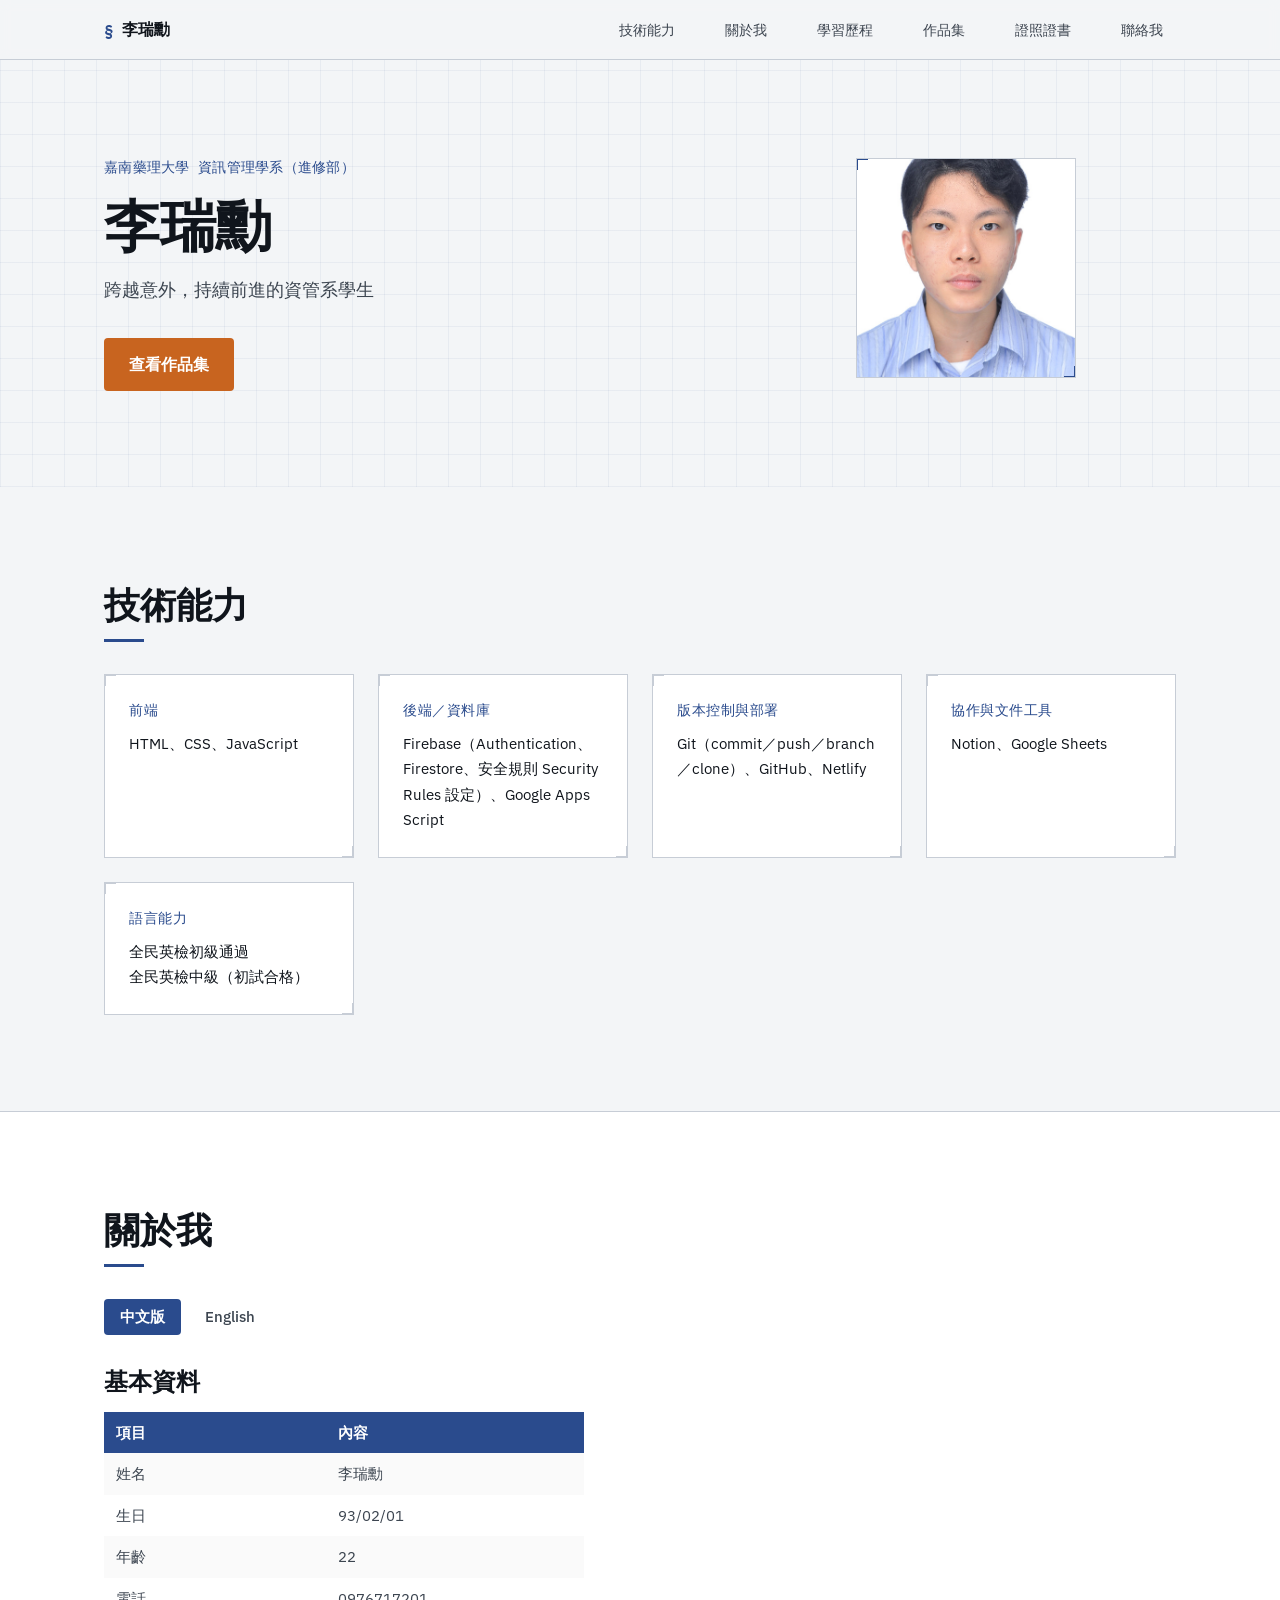
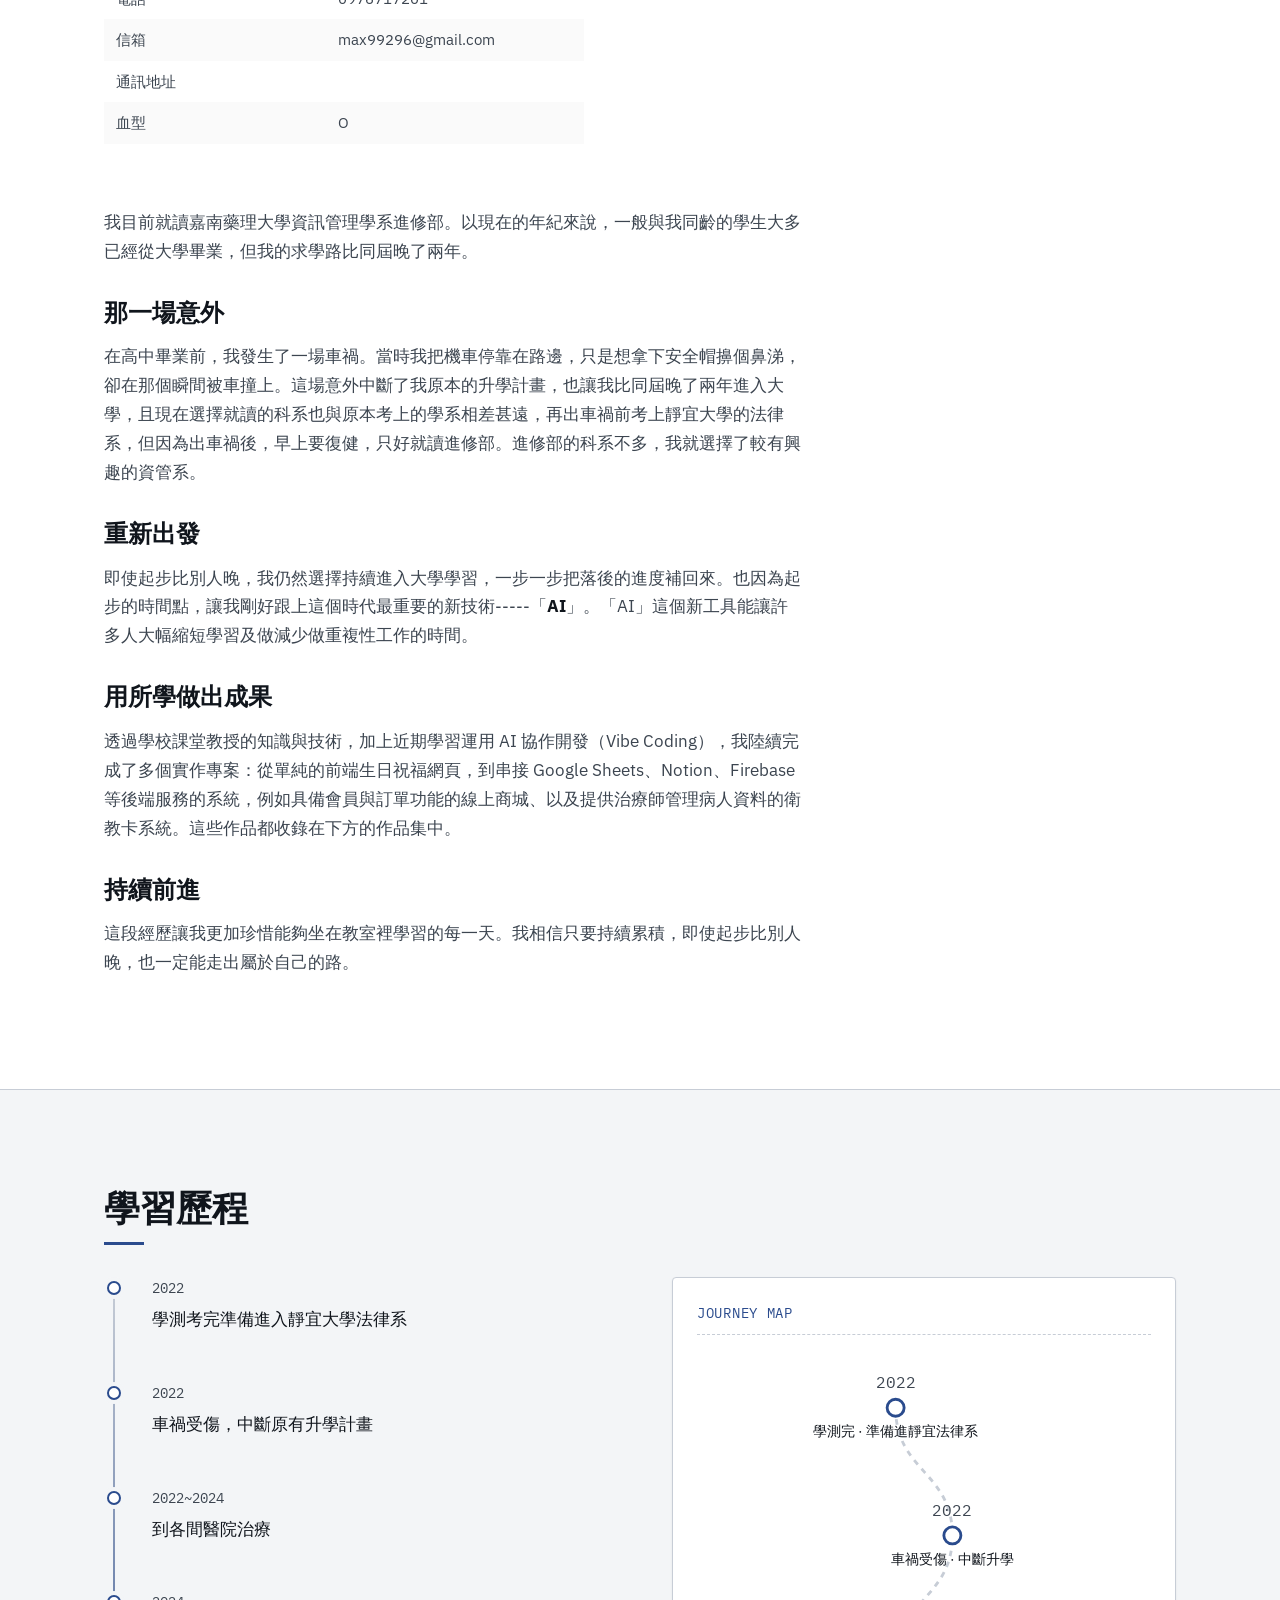
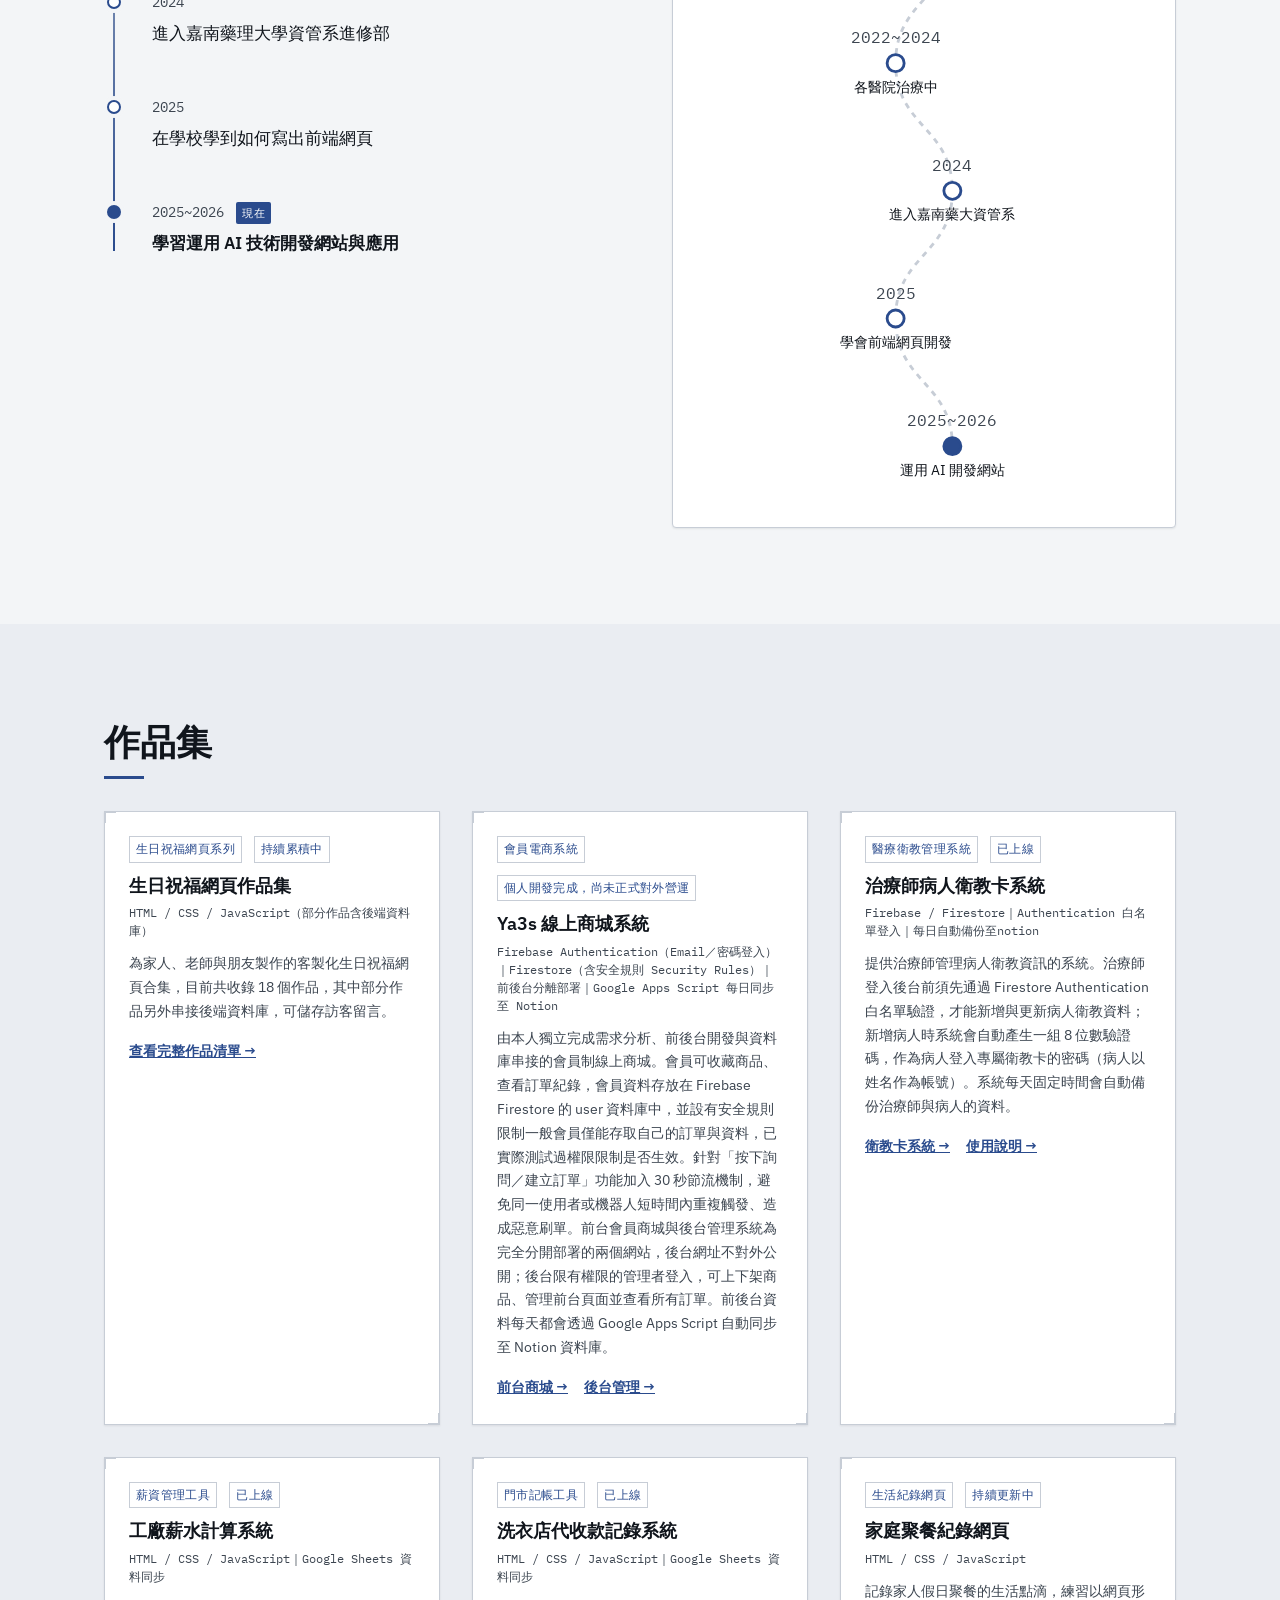
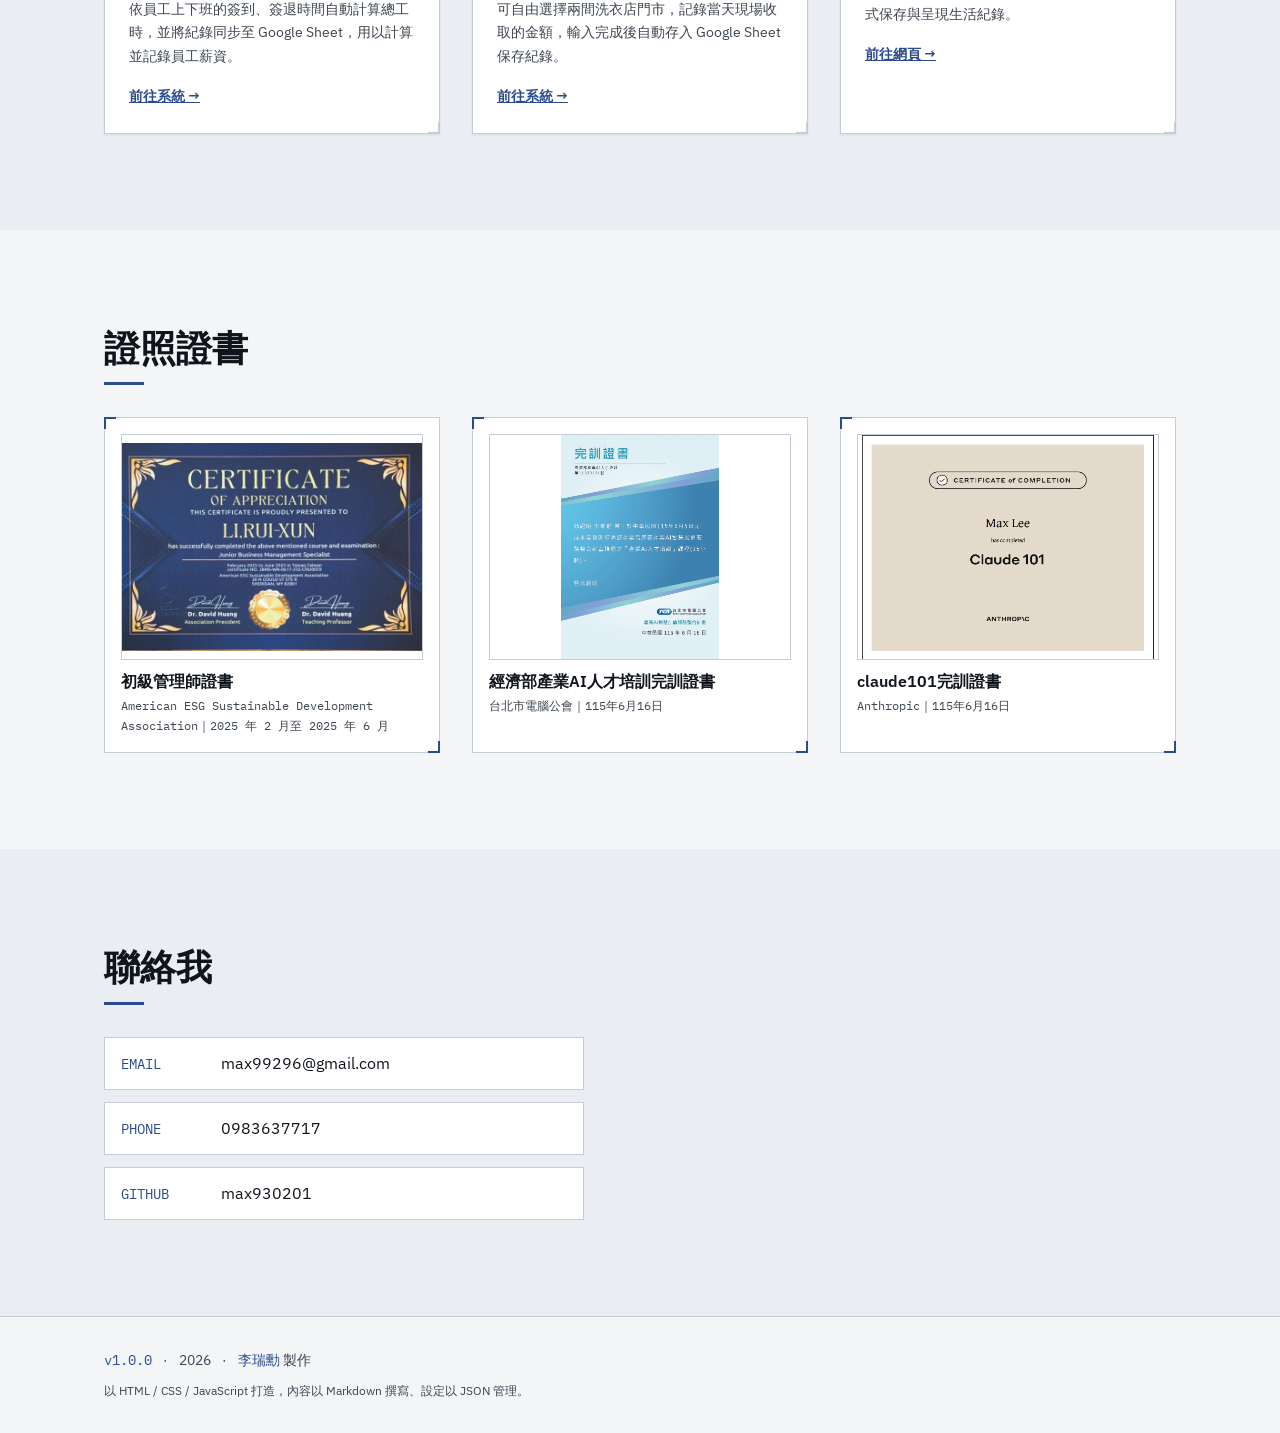
<file: index.html>
<!doctype html>
<html lang="zh-Hant">
<head>
  <meta charset="UTF-8" />
  <meta name="viewport" content="width=device-width, initial-scale=1.0" />
  <title>個人履歷網站</title>
  <meta name="description" content="資訊管理系學生的學習歷程與作品集" />

  <link rel="preconnect" href="https://fonts.googleapis.com" />
  <link rel="preconnect" href="https://fonts.gstatic.com" crossorigin />
  <link
    href="https://fonts.googleapis.com/css2?family=IBM+Plex+Mono:wght@400;500;600&family=IBM+Plex+Sans:wght@400;500;600;700&display=swap"
    rel="stylesheet"
  />

  <link rel="stylesheet" href="css/tokens.css" />
  <link rel="stylesheet" href="css/base.css" />
  <link rel="stylesheet" href="css/layout.css" />
  <link rel="stylesheet" href="css/header.css" />
  <link rel="stylesheet" href="css/hero.css" />
  <link rel="stylesheet" href="css/skills.css" />
  <link rel="stylesheet" href="css/about.css" />
  <link rel="stylesheet" href="css/milestones.css" />
  <link rel="stylesheet" href="css/projects.css" />
  <link rel="stylesheet" href="css/contact.css" />
  <link rel="stylesheet" href="css/certificates.css" />
  <link rel="stylesheet" href="css/footer.css" />
  <link rel="stylesheet" href="css/responsive.css" />
</head>
<body>
  <a class="skip-link" href="#main-content">跳至主要內容</a>

  <header id="site-header" class="site-header"></header>

  <main id="main-content">
    <section id="hero" class="hero" aria-labelledby="hero-name">
      <div class="container hero-grid">
        <div class="hero-text">
          <p class="hero-meta" id="hero-role">載入中…</p>
          <h1 id="hero-name" class="hero-title">載入中…</h1>
          <p class="hero-tagline" id="hero-tagline"></p>
          <a class="btn btn-primary" href="#projects">查看作品集</a>
        </div>
        <div class="hero-photo">
          <div class="photo-frame corner-marks corner-marks--accent" id="photo-frame">
            <img id="profile-photo" alt="個人照片" />
          </div>
          <p class="photo-caption"></p>
        </div>
      </div>
    </section>

    <section id="skills" class="skills" aria-labelledby="skills-heading">
      <div class="container">
        <h2 id="skills-heading" class="section-title">技術能力</h2>
        <div id="skills-grid" class="skills-grid"></div>
      </div>
    </section>

    <section id="about" class="about" aria-labelledby="about-heading">
      <div class="container">
        <h2 id="about-heading" class="section-title">關於我</h2>
        <div class="about-lang-tabs">
          <button id="about-tab-zh" class="about-tab is-active" type="button" aria-controls="about-content-zh">中文版</button>
          <button id="about-tab-en" class="about-tab" type="button" aria-controls="about-content-en">English</button>
        </div>
        <div id="about-content-zh" class="about-content prose is-active" role="tabpanel" aria-labelledby="about-tab-zh">載入中…</div>
        <div id="about-content-en" class="about-content prose" role="tabpanel" aria-labelledby="about-tab-en" lang="en" hidden>載入中…</div>
      </div>
    </section>

    <section id="milestones" class="milestones" aria-labelledby="milestones-heading">
      <div class="container">
        <h2 id="milestones-heading" class="section-title">學習歷程</h2>
        <div class="milestones-layout">
          <ol id="milestones-list" class="milestones-timeline"></ol>
          <div id="milestones-map" class="milestones-map" aria-hidden="true"></div>
        </div>
      </div>
    </section>

    <section id="projects" class="projects" aria-labelledby="projects-heading">
      <div class="container">
        <h2 id="projects-heading" class="section-title">作品集</h2>
        <div id="projects-list" class="projects-list"></div>
      </div>
    </section>

    <section id="certificates" class="certificates" aria-labelledby="certificates-heading">
      <div class="container">
        <h2 id="certificates-heading" class="section-title">證照證書</h2>
        <div id="certificates-list" class="certificates-list"></div>
      </div>
    </section>

    <section id="contact" class="contact" aria-labelledby="contact-heading">
      <div class="container">
        <h2 id="contact-heading" class="section-title">聯絡我</h2>
        <ul id="contact-list" class="contact-list"></ul>
      </div>
    </section>
  </main>

  <footer id="site-footer" class="site-footer"></footer>

  <script src="js/markdown-lite.js"></script>
  <script src="js/load-components.js"></script>
  <script src="js/load-data.js"></script>
  <script src="js/shared-render.js"></script>
  <script src="js/main.js"></script>
</body>
</html>
</file>
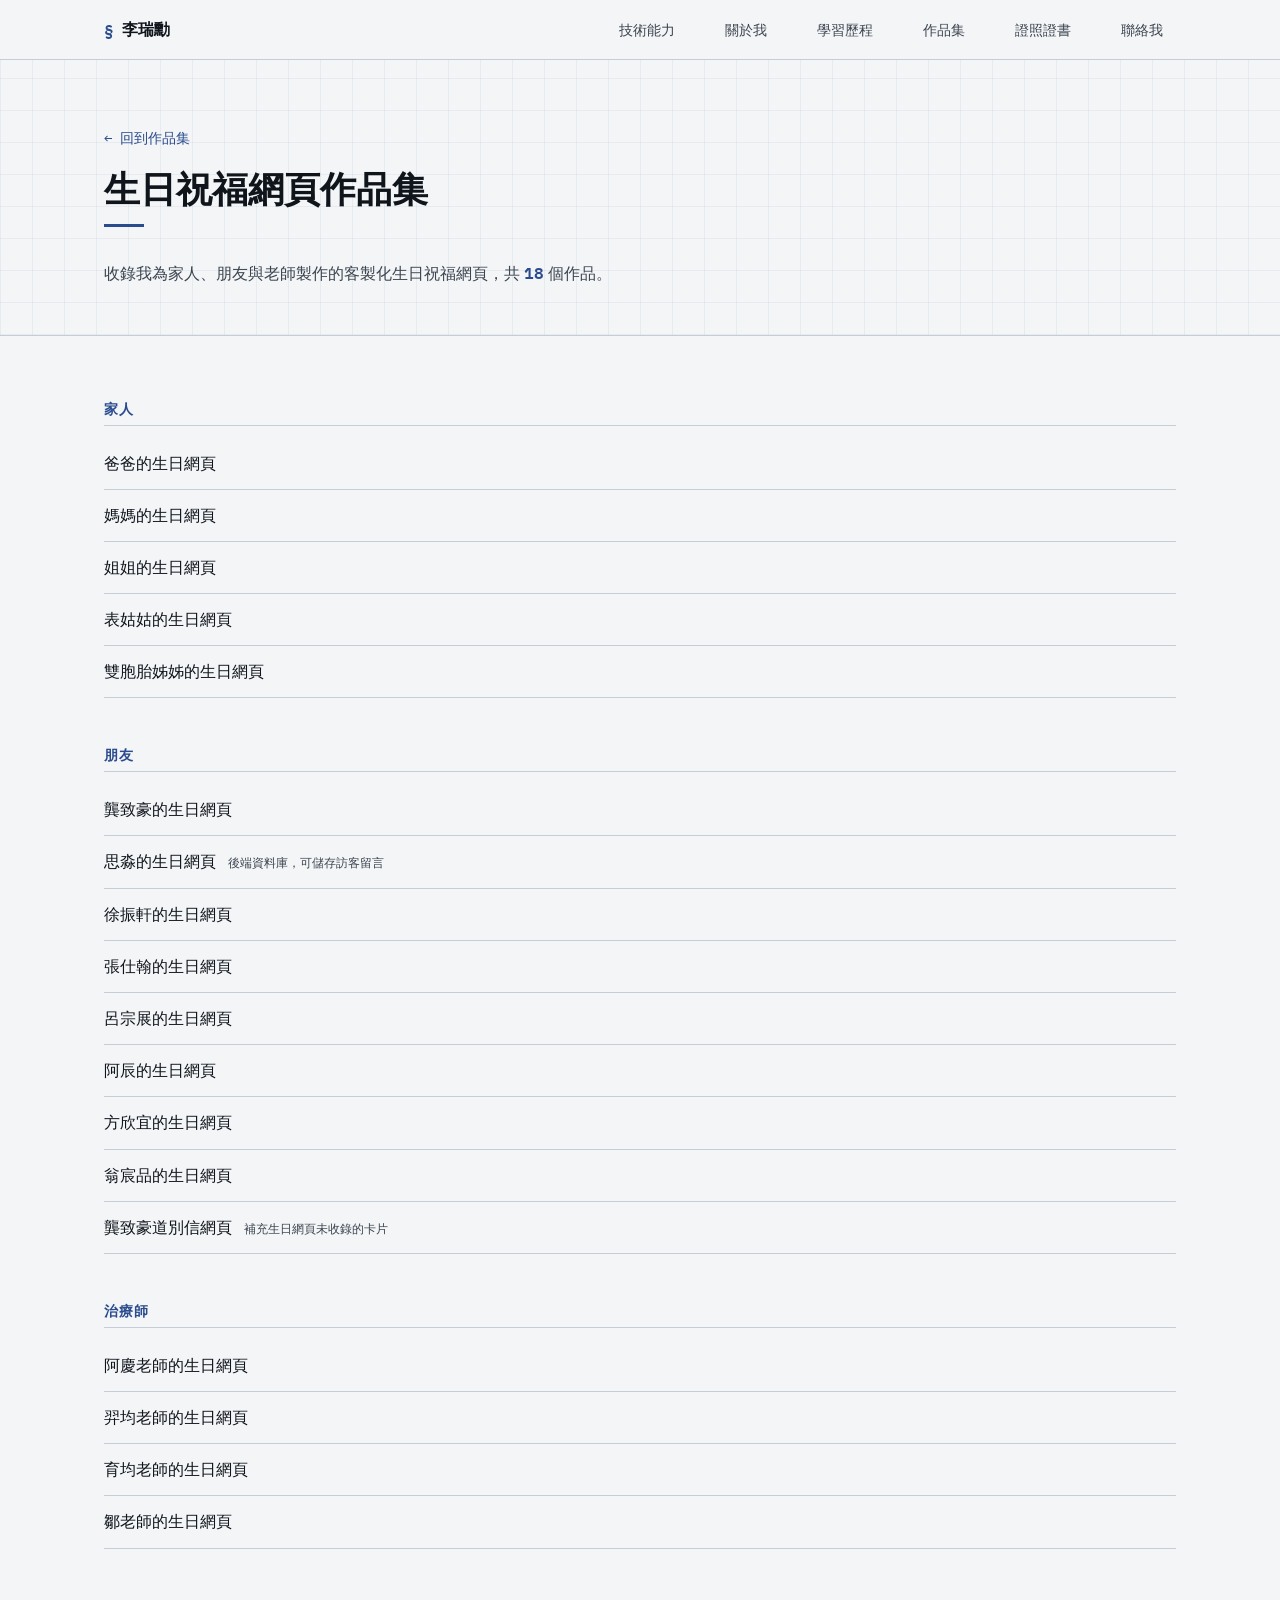
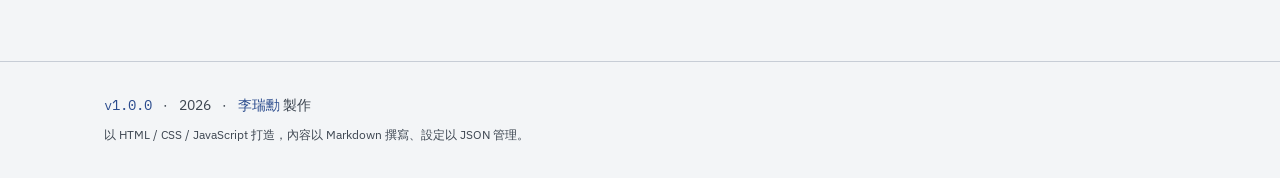
<file: works/birthday/index.html>
<!doctype html>
<html lang="zh-Hant">
<head>
  <meta charset="UTF-8" />
  <meta name="viewport" content="width=device-width, initial-scale=1.0" />
  <title>生日祝福網頁作品集</title>
  <meta name="description" content="生日祝福網頁作品清單" />

  <link rel="preconnect" href="https://fonts.googleapis.com" />
  <link rel="preconnect" href="https://fonts.gstatic.com" crossorigin />
  <link
    href="https://fonts.googleapis.com/css2?family=IBM+Plex+Mono:wght@400;500;600&family=IBM+Plex+Sans:wght@400;500;600;700&display=swap"
    rel="stylesheet"
  />

  <link rel="stylesheet" href="../../css/tokens.css" />
  <link rel="stylesheet" href="../../css/base.css" />
  <link rel="stylesheet" href="../../css/layout.css" />
  <link rel="stylesheet" href="../../css/header.css" />
  <link rel="stylesheet" href="../../css/footer.css" />
  <link rel="stylesheet" href="../../css/birthday.css" />
  <link rel="stylesheet" href="../../css/responsive.css" />
</head>
<body>
  <a class="skip-link" href="#main-content">跳至主要內容</a>

  <header id="site-header" class="site-header"></header>

  <main id="main-content">
    <section class="birthday-hero">
      <div class="container">
        <p class="hero-meta"><a class="back-link" href="/index.html#projects">← 回到作品集</a></p>
        <h1 class="section-title">生日祝福網頁作品集</h1>
        <p class="birthday-intro">
          收錄我為家人、朋友與老師製作的客製化生日祝福網頁，共
          <span id="birthday-count">18</span> 個作品。
        </p>
      </div>
    </section>

    <section class="birthday-list-section">
      <div class="container" id="birthday-groups"></div>
    </section>
  </main>

  <footer id="site-footer" class="site-footer"></footer>

  <script src="../../js/load-components.js"></script>
  <script src="../../js/load-data.js"></script>
  <script src="../../js/shared-render.js"></script>
  <script src="../../js/birthday-page.js"></script>
</body>
</html>
</file>
<file: css/tokens.css>
:root {
  /* 顏色（藍圖 / 技術文件風格：冷色紙面 + 藍圖藍為主色，暖橘為唯一強調色） */
  --color-paper: #F3F5F7;
  --color-paper-alt: #EAEDF2;
  --color-surface: #FFFFFF;
  --color-ink: #10151C;
  --color-ink-soft: #3C4550;
  --color-line: #C7CDD6;
  --color-primary: #2A4B8D;
  --color-primary-strong: #1D3568;
  --color-signal: #C8641F;
  --color-signal-strong: #A8511A;
  --color-focus: #2A4B8D;

  /* 字型：IBM Plex 系列，Sans 搭配 Mono，呼應技術文件 / 工程紀錄的調性 */
  --font-sans: 'IBM Plex Sans', -apple-system, BlinkMacSystemFont, 'Segoe UI', sans-serif;
  --font-mono: 'IBM Plex Mono', ui-monospace, SFMono-Regular, Menlo, monospace;

  --fs-body: 1rem;
  --fs-small: 0.875rem;
  --fs-h3: clamp(1.25rem, 1.1rem + 0.6vw, 1.5rem);
  --fs-h2: clamp(1.75rem, 1.4rem + 1.4vw, 2.25rem);
  --fs-h1: clamp(2.25rem, 1.7rem + 2.4vw, 3.5rem);
  --lh-body: 1.7;
  --lh-heading: 1.2;

  /* 間距（4 為基準單位） */
  --space-1: 4px;
  --space-2: 8px;
  --space-3: 12px;
  --space-4: 16px;
  --space-5: 24px;
  --space-6: 32px;
  --space-7: 48px;
  --space-8: 64px;
  --space-9: 96px;

  --radius-sm: 2px;
  --radius-md: 4px;
  --border-w: 1px;

  --shadow-sm: 0 1px 2px rgba(16, 21, 28, 0.08);
  --shadow-md: 0 4px 12px rgba(16, 21, 28, 0.10);

  --ease-out-confident: cubic-bezier(0.16, 1, 0.3, 1);
  --container-w: 1120px;
}
</file>
<file: css/base.css>
*, *::before, *::after { box-sizing: border-box; }

html { scroll-behavior: smooth; }

body {
  margin: 0;
  background: var(--color-paper);
  color: var(--color-ink);
  font-family: var(--font-sans);
  font-size: var(--fs-body);
  line-height: var(--lh-body);
  -webkit-font-smoothing: antialiased;
}

h1, h2, h3 {
  line-height: var(--lh-heading);
  margin: 0 0 var(--space-4);
  font-weight: 600;
}

p { margin: 0 0 var(--space-4); }

img { max-width: 100%; display: block; }

a { color: var(--color-primary); }

a:focus-visible,
button:focus-visible,
input:focus-visible {
  outline: 2px solid var(--color-focus);
  outline-offset: 2px;
}

.skip-link {
  position: absolute;
  left: -9999px;
  top: 0;
  background: var(--color-ink);
  color: #fff;
  padding: var(--space-2) var(--space-4);
  z-index: 100;
}
.skip-link:focus {
  left: var(--space-4);
  top: var(--space-4);
}

.btn {
  display: inline-block;
  padding: var(--space-3) var(--space-5);
  border-radius: var(--radius-md);
  font-weight: 600;
  text-decoration: none;
  border: var(--border-w) solid transparent;
  transition: transform 150ms var(--ease-out-confident), background-color 150ms;
}
.btn-primary {
  background: var(--color-signal);
  color: #fff;
}
.btn-primary:hover {
  background: var(--color-signal-strong);
  transform: translateY(-1px);
}

.section-title {
  font-size: var(--fs-h2);
  margin-bottom: var(--space-6);
  position: relative;
  padding-bottom: var(--space-4);
}
.section-title::after {
  content: "";
  position: absolute;
  left: 0;
  bottom: 0;
  width: 40px;
  height: 3px;
  background: var(--color-primary);
}

.load-error {
  color: var(--color-signal-strong);
  font-size: var(--fs-small);
}

/* 共用裝飾：藍圖風格的角標記號，供照片框、作品卡片、證書卡片共用，避免各自重複撰寫 */
.corner-marks { position: relative; }
.corner-marks::before,
.corner-marks::after {
  content: "";
  position: absolute;
  width: 12px;
  height: 12px;
  border: 2px solid var(--color-line);
  pointer-events: none;
}
.corner-marks::before { top: -1px; left: -1px; border-right: none; border-bottom: none; }
.corner-marks::after { bottom: -1px; right: -1px; border-left: none; border-top: none; }
.corner-marks--accent::before,
.corner-marks--accent::after { border-color: var(--color-primary); }
</file>
<file: css/layout.css>
.container {
  max-width: var(--container-w);
  margin-inline: auto;
  padding-inline: var(--space-5);
}

main section {
  padding-block: var(--space-9);
}

/*
  區塊底色交錯，製造頁面的視覺節奏。
  #projects / #certificates / #contact 裡面本身就有白色卡片（作品卡、證書卡、聯絡方式），
  所以這幾個區塊只用「極淺的替代紙色」交錯，而不是整片改成白色，
  避免白色卡片「融進」跟卡片同色的區塊背景、失去對比。
*/
#about {
  background: var(--color-surface);
  border-block: var(--border-w) solid var(--color-line);
}

#projects,
#contact {
  background: var(--color-paper-alt);
}
</file>
<file: css/header.css>
.site-header {
  position: sticky;
  top: 0;
  z-index: 50;
  background: rgba(243, 245, 247, 0.92);
  backdrop-filter: blur(6px);
  border-bottom: var(--border-w) solid var(--color-line);
}

.header-inner {
  display: flex;
  align-items: center;
  justify-content: space-between;
  padding-block: var(--space-4);
  gap: var(--space-4);
  flex-wrap: wrap;
}

.brand {
  display: inline-flex;
  align-items: center;
  gap: var(--space-2);
  text-decoration: none;
  color: var(--color-ink);
  font-weight: 600;
}

.brand-mark {
  font-family: var(--font-mono);
  color: var(--color-primary);
}

.nav-list {
  list-style: none;
  display: flex;
  gap: var(--space-5);
  margin: 0;
  padding: 0;
  flex-wrap: wrap;
}

.nav-list a {
  color: var(--color-ink-soft);
  text-decoration: none;
  font-size: var(--fs-small);
  font-weight: 500;
  padding: var(--space-1) var(--space-3);
  border: 1px solid transparent;
  border-radius: 4px;
  transition: all 0.2s ease;
}

.nav-list a:hover {
  color: #ffffff;
  background: var(--color-primary);
  border-color: var(--color-primary);
  box-shadow: 0 2px 4px rgba(0, 0, 0, 0.15), 0 1px 2px rgba(0, 0, 0, 0.1);
  transform: translateY(-1px);
}

.nav-list a:active {
  transform: translateY(0);
  box-shadow: 0 1px 2px rgba(0, 0, 0, 0.1);
}
</file>
<file: css/hero.css>
.hero {
  position: relative;
  padding-block: var(--space-9);
  background-image:
    repeating-linear-gradient(0deg, rgba(42, 75, 141, 0.06) 0 1px, transparent 1px 32px),
    repeating-linear-gradient(90deg, rgba(42, 75, 141, 0.06) 0 1px, transparent 1px 32px);
  background-color: var(--color-paper);
}

.hero-grid {
  display: grid;
  grid-template-columns: 1.4fr 1fr;
  gap: var(--space-8);
  align-items: center;
}

.hero-meta {
  font-family: var(--font-mono);
  font-size: var(--fs-small);
  color: var(--color-primary);
  letter-spacing: 0.02em;
  margin-bottom: var(--space-3);
}

.hero-title {
  font-size: var(--fs-h1);
  margin-bottom: var(--space-4);
}

.hero-tagline {
  font-size: 1.125rem;
  color: var(--color-ink-soft);
  max-width: 46ch;
  margin-bottom: var(--space-6);
}

.hero-photo {
  display: flex;
  flex-direction: column;
  align-items: center;
  gap: var(--space-3);
}

.photo-frame {
  position: relative;
  width: 220px;
  height: 220px;
  background: var(--color-surface);
  border: var(--border-w) solid var(--color-line);
  display: flex;
  align-items: center;
  justify-content: center;
  overflow: hidden;
}
.photo-frame img { width: 100%; height: 100%; object-fit: cover; }
.photo-frame.is-empty { flex-direction: column; gap: var(--space-2); }
.photo-frame .photo-placeholder-text {
  font-family: var(--font-mono);
  font-size: var(--fs-small);
  color: var(--color-ink-soft);
  text-align: center;
  padding: var(--space-3);
  white-space: pre-line;
}

.photo-caption {
  font-family: var(--font-mono);
  font-size: 0.75rem;
  color: var(--color-ink-soft);
  letter-spacing: 0.04em;
  margin: 0;
}
</file>
<file: css/skills.css>
.skills-grid {
  display: grid;
  grid-template-columns: repeat(auto-fit, minmax(220px, 1fr));
  gap: var(--space-5);
}

.skill-group {
  padding: var(--space-5);
  background: var(--color-surface);
  border: var(--border-w) solid var(--color-line);
}

.skill-category {
  font-family: var(--font-mono);
  font-size: var(--fs-small);
  color: var(--color-primary);
  text-transform: uppercase;
  letter-spacing: 0.04em;
  margin-bottom: var(--space-2);
}

.skill-items {
  margin: 0;
  color: var(--color-ink);
  font-size: 0.9375rem;
  white-space: pre-line;
}
</file>
<file: css/about.css>
/* 語言切換頁籤 */
.about-lang-tabs {
  display: flex;
  gap: var(--space-2);
  margin-bottom: var(--space-4);
}

.about-tab {
  padding: var(--space-2) var(--space-4);
  font-size: 0.9375rem;
  font-weight: 500;
  font-family: inherit;
  color: var(--color-ink-soft);
  background: transparent;
  border: 1px solid var(--color-border);
  border-radius: 4px;
  cursor: pointer;
  transition: all 0.2s ease;
}

.about-tab:hover {
  color: var(--color-primary);
  border-color: var(--color-primary);
}

.about-tab.is-active {
  color: #ffffff;
  font-weight: 700;
  background: var(--color-primary);
  border-color: var(--color-primary);
}

.about-content[hidden] {
  display: none;
}

.prose {
  max-width: 70ch;
  font-size: 1.0625rem;
}
.prose h1, .prose h2, .prose h3 { margin-top: var(--space-6); }
.prose h2 { font-size: var(--fs-h3); }
.prose h3 { font-size: 1.125rem; color: var(--color-primary); }
.prose p { color: var(--color-ink-soft); }
.prose ul { padding-left: 1.2em; color: var(--color-ink-soft); }
.prose strong { color: var(--color-ink); }

/* Markdown 表格樣式 */
.prose .md-table {
  width: 100%;
  max-width: 480px;
  border-collapse: collapse;
  margin: var(--space-4) 0;
  font-size: 0.9375rem;
}

.prose .md-table th,
.prose .md-table td {
  padding: var(--space-2) var(--space-3);
  border: 1px solid var(--color-border);
  text-align: left;
}

.prose .md-table th {
  background: var(--color-primary);
  color: #ffffff;
  font-weight: 700;
  width: 30%;
}

.prose .md-table td {
  color: var(--color-ink-soft);
}

.prose .md-table tr:nth-child(even) td {
  background: rgba(0, 0, 0, 0.02);
}

.prose hr {
  border: none;
  border-top: 1px solid var(--color-border);
  margin: var(--space-6) 0;
}
</file>
<file: css/milestones.css>
.milestones-layout {
  display: grid;
  grid-template-columns: 1fr 1fr;
  gap: var(--space-8);
  align-items: start;
}

.milestones-timeline {
  list-style: none;
  margin: 0;
  padding: 0 0 0 var(--space-7);
  position: relative;
}

.milestones-timeline::before {
  content: "";
  position: absolute;
  left: 9px;
  top: 6px;
  bottom: 6px;
  width: 2px;
  background: linear-gradient(to bottom, var(--color-line), var(--color-primary));
}

.milestone-item {
  position: relative;
  padding-bottom: var(--space-7);
}
.milestone-item:last-child { padding-bottom: 0; }

.milestone-marker {
  position: absolute;
  left: calc(-1 * var(--space-7) + 3px);
  top: 4px;
  width: 14px;
  height: 14px;
  border-radius: 50%;
  background: var(--color-surface);
  border: 2px solid var(--color-primary);
  box-shadow: 0 0 0 4px var(--color-paper);
}

.milestone-item.is-current .milestone-marker {
  background: var(--color-primary);
}

.milestone-meta {
  display: flex;
  align-items: baseline;
  gap: var(--space-3);
  margin-bottom: var(--space-1);
}
.milestone-version {
  font-family: var(--font-mono);
  color: var(--color-primary);
  font-weight: 600;
  font-size: var(--fs-small);
}
.milestone-year {
  font-family: var(--font-mono);
  color: var(--color-ink-soft);
  font-size: var(--fs-small);
}
.milestone-current-tag {
  font-family: var(--font-mono);
  font-size: 0.6875rem;
  text-transform: uppercase;
  letter-spacing: 0.05em;
  background: var(--color-primary);
  color: #fff;
  padding: 2px 6px;
  border-radius: var(--radius-sm);
}

.milestone-label {
  margin: 0;
  color: var(--color-ink);
  font-size: 1.0625rem;
}
.milestone-item.is-current .milestone-label { font-weight: 600; }

/* 學習歷程路徑圖（SVG） */
.milestones-map {
  position: sticky;
  top: var(--space-5);
  background: var(--color-surface);
  border: var(--border-w) solid var(--color-line);
  border-radius: var(--radius-md);
  padding: var(--space-5);
  box-shadow: var(--shadow-sm);
}

.milestones-map-svg {
  display: block;
  width: 100%;
  height: auto;
  overflow: visible;
}

.milestones-map-path {
  fill: none;
  stroke: var(--color-line);
  stroke-width: 2;
  stroke-dasharray: 4 4;
}

.milestones-map-path-active {
  fill: none;
  stroke: var(--color-primary);
  stroke-width: 2.5;
  stroke-linecap: round;
}

.milestones-map-node {
  fill: var(--color-surface);
  stroke: var(--color-primary);
  stroke-width: 2;
  transition: r 0.2s var(--ease-out-confident), fill 0.2s var(--ease-out-confident);
}

.milestones-map-node.is-current {
  fill: var(--color-primary);
}

.milestones-map-node-label {
  font-family: var(--font-mono);
  font-size: 11px;
  fill: var(--color-ink-soft);
  text-anchor: middle;
}

.milestones-map-node-title {
  font-family: var(--font-sans);
  font-size: 10px;
  fill: var(--color-ink);
  text-anchor: middle;
}

.milestones-map-title {
  font-family: var(--font-mono);
  font-size: var(--fs-small);
  color: var(--color-primary);
  text-transform: uppercase;
  letter-spacing: 0.05em;
  margin: 0 0 var(--space-4);
  padding-bottom: var(--space-2);
  border-bottom: var(--border-w) dashed var(--color-line);
}
</file>
<file: css/projects.css>
.projects-list {
  display: grid;
  grid-template-columns: repeat(auto-fit, minmax(280px, 1fr));
  gap: var(--space-6);
}

.project-spec {
  position: relative;
  background: var(--color-surface);
  border: var(--border-w) solid var(--color-line);
  padding: var(--space-5);
  box-shadow: var(--shadow-sm);
  transition: transform 150ms var(--ease-out-confident), box-shadow 150ms var(--ease-out-confident);
}
.project-spec:hover {
  transform: translateY(-2px);
  box-shadow: var(--shadow-md);
}
.project-meta {
  display: flex;
  flex-wrap: wrap;
  gap: var(--space-3);
  font-family: var(--font-mono);
  font-size: 0.75rem;
  color: var(--color-primary);
  margin-bottom: var(--space-3);
  letter-spacing: 0.03em;
}
.project-meta span {
  border: var(--border-w) solid var(--color-line);
  padding: 2px 6px;
}

.project-title { font-size: 1.125rem; margin-bottom: var(--space-2); }

.project-tech {
  font-family: var(--font-mono);
  font-size: 0.75rem;
  color: var(--color-ink-soft);
  margin-bottom: var(--space-3);
  line-height: 1.5;
}

.project-desc { color: var(--color-ink-soft); font-size: var(--fs-small); margin-bottom: var(--space-4); }

.project-links {
  display: flex;
  flex-wrap: wrap;
  gap: var(--space-4);
}
.project-link { font-size: var(--fs-small); font-weight: 600; }
.project-link.is-pending { color: var(--color-ink-soft); font-style: normal; font-weight: 400; }
</file>
<file: css/contact.css>
.contact-list {
  list-style: none;
  margin: 0;
  padding: 0;
  display: grid;
  gap: var(--space-3);
  max-width: 480px;
}

.contact-item {
  display: flex;
  gap: var(--space-3);
  padding: var(--space-3) var(--space-4);
  border: var(--border-w) solid var(--color-line);
  background: var(--color-surface);
  align-items: baseline;
}

.contact-key {
  font-family: var(--font-mono);
  font-size: var(--fs-small);
  color: var(--color-primary);
  min-width: 88px;
}

.contact-value { color: var(--color-ink); word-break: break-word; }
</file>
<file: css/certificates.css>
.certificates-list {
  display: grid;
  grid-template-columns: repeat(auto-fit, minmax(200px, 1fr));
  gap: var(--space-6);
}

.cert-item {
  background: var(--color-surface);
  border: var(--border-w) solid var(--color-line);
  padding: var(--space-4);
  transition: transform 150ms var(--ease-out-confident), box-shadow 150ms var(--ease-out-confident);
}
.cert-item:hover {
  transform: translateY(-2px);
  box-shadow: var(--shadow-md);
}

.cert-thumb {
  aspect-ratio: 4 / 3;
  background: var(--color-paper);
  border: var(--border-w) solid var(--color-line);
  display: flex;
  align-items: center;
  justify-content: center;
  overflow: hidden;
  margin-bottom: var(--space-3);
}
.cert-thumb img { width: 100%; height: 100%; object-fit: contain; background: #fff; }
.cert-thumb.is-empty { flex-direction: column; }

.cert-thumb-placeholder {
  font-family: var(--font-mono);
  font-size: 0.75rem;
  color: var(--color-ink-soft);
  text-align: center;
  padding: var(--space-2);
}

.cert-name { font-size: 1rem; margin-bottom: var(--space-1); }
.cert-meta {
  font-family: var(--font-mono);
  font-size: 0.75rem;
  color: var(--color-ink-soft);
  margin: 0;
}
</file>
<file: css/footer.css>
.site-footer {
  border-top: var(--border-w) solid var(--color-line);
  padding-block: var(--space-6);
  background: var(--color-paper);
}

.footer-line {
  font-size: var(--fs-small);
  color: var(--color-ink-soft);
  margin-bottom: var(--space-2);
}

.footer-mono,
#footer-name { font-family: var(--font-mono); color: var(--color-primary); }

.footer-sep { margin-inline: var(--space-2); }

.footer-note { font-size: 0.75rem; color: var(--color-ink-soft); margin: 0; }
</file>
<file: css/responsive.css>
@media (max-width: 860px) {
  .hero-grid { grid-template-columns: 1fr; }
  .hero-photo { order: -1; }
  .milestones-layout { grid-template-columns: 1fr; }
  .milestones-map { position: static; }
}

@media (max-width: 600px) {
  :root { --space-9: 56px; }
  .header-inner { flex-direction: column; align-items: flex-start; }
  .nav-list { gap: var(--space-3); }
  .photo-frame { width: 160px; height: 160px; }
  .milestones-timeline { padding-left: var(--space-6); }
  .milestone-marker { left: calc(-1 * var(--space-6) + 3px); }
  .birthday-item { flex-direction: column; gap: var(--space-1); }
}
</file>
<file: css/birthday.css>
.birthday-hero {
  padding-block: var(--space-8) var(--space-6);
  background-image:
    repeating-linear-gradient(0deg, rgba(42, 75, 141, 0.06) 0 1px, transparent 1px 32px),
    repeating-linear-gradient(90deg, rgba(42, 75, 141, 0.06) 0 1px, transparent 1px 32px);
  background-color: var(--color-paper);
  border-bottom: var(--border-w) solid var(--color-line);
}

.back-link {
  font-family: var(--font-mono);
  font-size: var(--fs-small);
  color: var(--color-primary);
  text-decoration: none;
}
.back-link:hover { text-decoration: underline; }

.birthday-intro {
  color: var(--color-ink-soft);
  max-width: 60ch;
}
#birthday-count {
  font-family: var(--font-mono);
  color: var(--color-primary);
  font-weight: 600;
}

.birthday-list-section { padding-block: var(--space-8); }

.birthday-group { margin-bottom: var(--space-7); }
.birthday-group-title {
  font-family: var(--font-mono);
  font-size: var(--fs-small);
  letter-spacing: 0.06em;
  color: var(--color-primary);
  text-transform: uppercase;
  border-bottom: var(--border-w) solid var(--color-line);
  padding-bottom: var(--space-2);
  margin-bottom: var(--space-3);
}

.birthday-item-list { list-style: none; margin: 0; padding: 0; }
.birthday-item {
  display: flex;
  flex-wrap: wrap;
  align-items: baseline;
  gap: var(--space-3);
  padding-block: var(--space-3);
  border-bottom: var(--border-w) solid var(--color-line);
}
.birthday-item-name {
  color: var(--color-ink);
  text-decoration: none;
  font-weight: 500;
}
.birthday-item-name:hover { color: var(--color-primary); }
.birthday-item-note {
  font-family: var(--font-mono);
  font-size: 0.75rem;
  color: var(--color-ink-soft);
}
</file>
